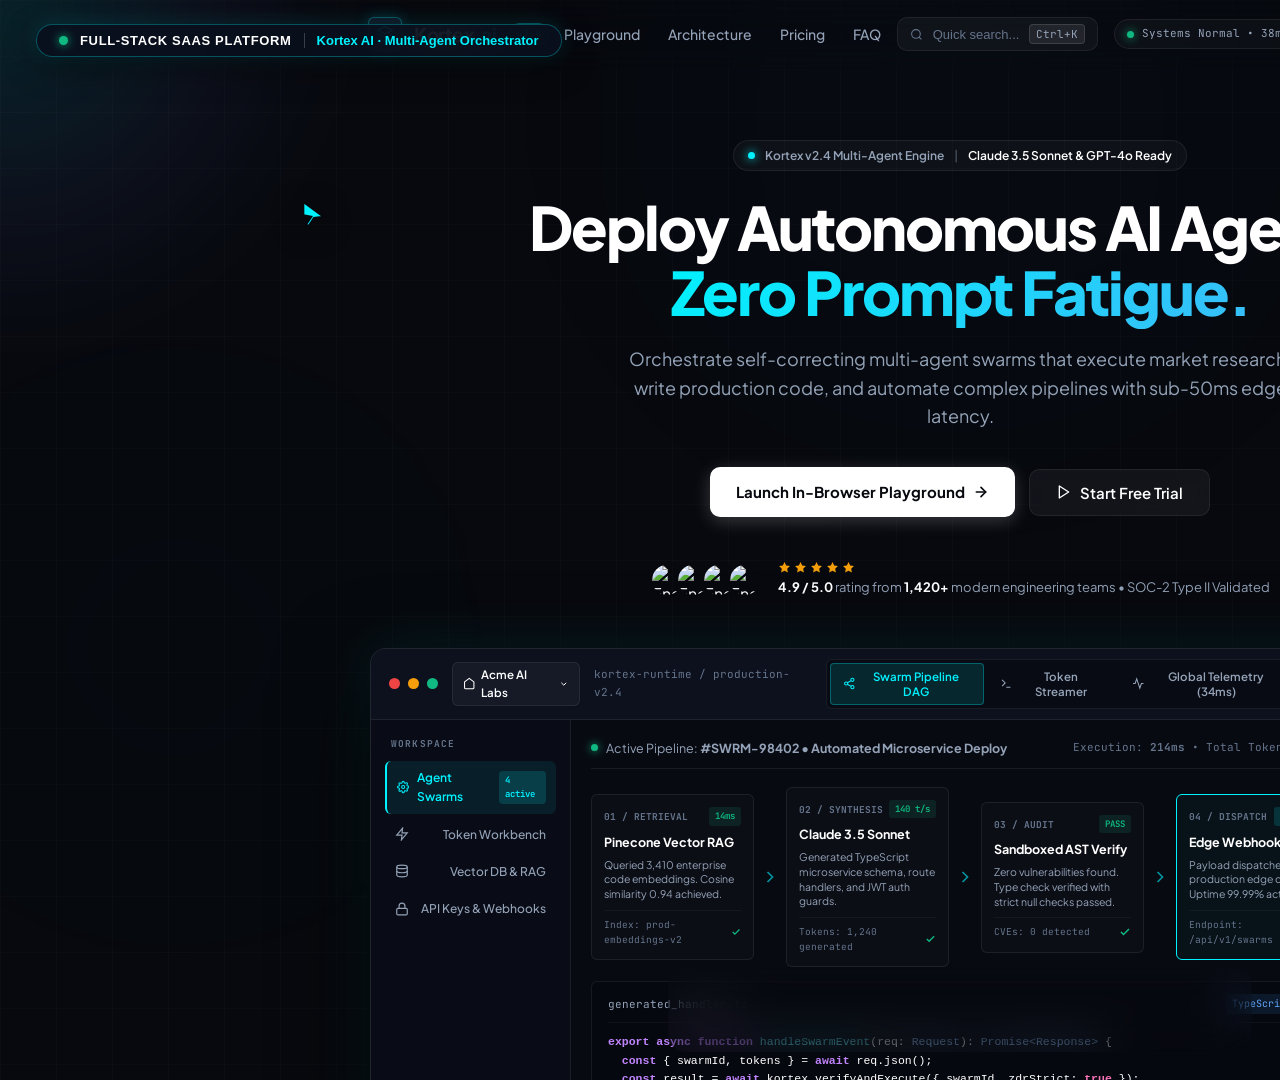
<file: kortex_video_player.html>
<!DOCTYPE html>
<html lang="en">
<head>
  <meta charset="UTF-8">
  <title>Kortex AI — Enterprise Multi-Agent SaaS Video Presentation</title>
  <style>
    *, *::before, *::after {
      box-sizing: border-box;
      margin: 0;
      padding: 0;
    }

    body, html {
      width: 1920px;
      height: 1080px;
      overflow: hidden;
      background-color: #06080E;
      font-family: -apple-system, BlinkMacSystemFont, "Segoe UI", Roboto, "Inter", sans-serif;
      position: relative;
      color: #F8FAFC;
      -webkit-font-smoothing: antialiased;
    }

    /* Cinematic Camera Rig */
    #cameraViewport {
      width: 1920px;
      height: 1080px;
      position: relative;
      overflow: hidden;
      perspective: 1400px;
    }

    #cameraRig {
      width: 1920px;
      height: 1080px;
      position: absolute;
      top: 0;
      left: 0;
      transform-origin: 50% 50%;
      transform-style: preserve-3d;
      transition: transform 0.05s linear;
    }

    /* Embedded Web Application Frame */
    #webFrame {
      width: 1920px;
      height: 1080px;
      border: none;
      position: absolute;
      top: 0;
      left: 0;
      background: #06080E;
    }

    /* Ambient Spotlight Glow that follows the camera */
    #ambientGlow {
      position: absolute;
      width: 700px;
      height: 700px;
      border-radius: 50%;
      background: radial-gradient(circle, rgba(0, 242, 254, 0.12) 0%, rgba(99, 102, 241, 0.06) 45%, transparent 70%);
      pointer-events: none;
      z-index: 99990;
      transform: translate(-50%, -50%);
      mix-blend-mode: screen;
      filter: blur(40px);
    }

    /* Top Floating Branding Badge */
    #topBadge {
      position: absolute;
      top: 24px;
      left: 36px;
      z-index: 99995;
      background: rgba(10, 15, 29, 0.88);
      backdrop-filter: blur(16px);
      -webkit-backdrop-filter: blur(16px);
      border: 1px solid rgba(0, 242, 254, 0.3);
      border-radius: 999px;
      padding: 8px 22px;
      display: flex;
      align-items: center;
      gap: 12px;
      box-shadow: 0 10px 30px rgba(0, 0, 0, 0.5), 0 0 20px rgba(0, 242, 254, 0.15);
    }

    .badge-dot {
      width: 9px;
      height: 9px;
      border-radius: 50%;
      background: #10B981;
      box-shadow: 0 0 10px #10B981;
    }

    .badge-title {
      font-size: 13px;
      font-weight: 800;
      color: #FFFFFF;
      letter-spacing: 0.05em;
      text-transform: uppercase;
    }

    .badge-sub {
      color: #00F2FE;
      font-size: 13px;
      font-weight: 600;
      border-left: 1px solid rgba(255, 255, 255, 0.2);
      padding-left: 12px;
    }

    /* Virtual Mouse Cursor */
    #cursor {
      position: absolute;
      top: 200px;
      left: 300px;
      width: 32px;
      height: 32px;
      z-index: 999999;
      pointer-events: none;
      filter: drop-shadow(0 6px 14px rgba(0, 0, 0, 0.6));
      transform: translate(-2px, -2px);
      transition: transform 0.12s ease;
    }

    #cursor.click {
      transform: translate(-2px, -2px) scale(0.85);
    }

    /* Tactile Click Ripple */
    .click-ripple {
      position: absolute;
      width: 52px;
      height: 52px;
      border-radius: 50%;
      border: 2px solid #00F2FE;
      background: rgba(0, 242, 254, 0.25);
      transform: translate(-50%, -50%) scale(0.2);
      opacity: 1;
      pointer-events: none;
      z-index: 999998;
      animation: rippleAnim 0.45s cubic-bezier(0.16, 1, 0.3, 1) forwards;
    }

    @keyframes rippleAnim {
      to {
        transform: translate(-50%, -50%) scale(1.8);
        opacity: 0;
      }
    }

    /* Motion Graphics Lower Third */
    #lowerThird {
      position: absolute;
      bottom: 28px;
      left: 50%;
      transform: translateX(-50%) translateY(0);
      background: rgba(8, 12, 22, 0.94);
      backdrop-filter: blur(20px);
      -webkit-backdrop-filter: blur(20px);
      border: 1px solid rgba(0, 242, 254, 0.35);
      border-radius: 18px;
      padding: 14px 30px;
      display: flex;
      align-items: center;
      gap: 20px;
      z-index: 99995;
      box-shadow: 0 25px 60px rgba(0, 0, 0, 0.6), 0 0 30px rgba(0, 242, 254, 0.12), inset 0 1px 0 rgba(255, 255, 255, 0.1);
      transition: all 0.45s cubic-bezier(0.16, 1, 0.3, 1);
      max-width: 90%;
    }

    #lowerThird.hide {
      transform: translateX(-50%) translateY(140px);
      opacity: 0;
    }

    .lt-icon-wrap {
      width: 48px;
      height: 48px;
      border-radius: 13px;
      background: linear-gradient(135deg, rgba(0, 242, 254, 0.2) 0%, rgba(99, 102, 241, 0.3) 100%);
      border: 1px solid rgba(0, 242, 254, 0.5);
      color: #00F2FE;
      display: flex;
      align-items: center;
      justify-content: center;
      flex-shrink: 0;
      box-shadow: 0 6px 20px rgba(0, 242, 254, 0.25);
    }

    .lt-icon-wrap svg {
      width: 24px;
      height: 24px;
      stroke: #00F2FE;
    }

    .lt-content {
      display: flex;
      flex-direction: column;
      gap: 3px;
    }

    .lt-tag {
      font-size: 11px;
      font-weight: 800;
      text-transform: uppercase;
      letter-spacing: 0.1em;
      color: #00F2FE;
      display: flex;
      align-items: center;
      gap: 8px;
    }

    .lt-title {
      font-size: 18px;
      font-weight: 800;
      color: #FFFFFF;
      letter-spacing: -0.01em;
      line-height: 1.2;
    }

    .lt-desc {
      font-size: 13px;
      color: #94A3B8;
      font-weight: 500;
    }

    /* =========================================================
       SCENE 5: Cross-Device Desktop + iPhone 15 Pro Showcase
       ========================================================= */
    #mobileScene {
      position: absolute;
      top: 0;
      left: 0;
      width: 1920px;
      height: 1080px;
      background: radial-gradient(ellipse at 70% 50%, rgba(99, 102, 241, 0.15) 0%, rgba(6, 8, 14, 0.98) 70%), #06080E;
      z-index: 99997;
      display: flex;
      align-items: center;
      justify-content: space-between;
      padding: 0 100px;
      opacity: 0;
      visibility: hidden;
      transition: opacity 0.5s ease;
    }

    #mobileScene.active {
      opacity: 1;
      visibility: visible;
    }

    /* Left Side: Desktop Perspective Card */
    .desktop-preview-card {
      width: 1040px;
      height: 640px;
      background: #0B0F19;
      border: 1px solid rgba(255, 255, 255, 0.12);
      border-radius: 16px;
      box-shadow: 0 40px 90px rgba(0, 0, 0, 0.8), 0 0 40px rgba(0, 242, 254, 0.1);
      overflow: hidden;
      position: relative;
      display: flex;
      flex-direction: column;
    }

    .desktop-preview-bar {
      height: 42px;
      background: #0D1322;
      border-bottom: 1px solid rgba(255, 255, 255, 0.08);
      display: flex;
      align-items: center;
      justify-content: space-between;
      padding: 0 16px;
    }

    .desktop-dots {
      display: flex;
      gap: 7px;
    }

    .desktop-dot {
      width: 11px;
      height: 11px;
      border-radius: 50%;
    }

    .desktop-url {
      font-family: 'JetBrains Mono', monospace;
      font-size: 11px;
      color: #94A3B8;
      background: rgba(255, 255, 255, 0.04);
      padding: 4px 20px;
      border-radius: 6px;
      border: 1px solid rgba(255, 255, 255, 0.06);
    }

    .desktop-preview-frame {
      width: 1920px;
      height: 1080px;
      border: none;
      transform: scale(0.5416);
      transform-origin: top left;
    }

    /* Right Side: Realistic iPhone 15 Pro Chassis */
    .phone-container {
      display: flex;
      flex-direction: column;
      align-items: center;
      gap: 24px;
    }

    .phone-mockup {
      width: 380px;
      height: 770px;
      background: #000000;
      border-radius: 56px;
      box-shadow: 0 40px 100px rgba(0, 0, 0, 0.85), 0 0 0 12px #1E2330, 0 0 0 14px #333D52;
      overflow: hidden;
      position: relative;
      flex-shrink: 0;
    }

    .phone-dynamic-island {
      position: absolute;
      top: 14px;
      left: 50%;
      transform: translateX(-50%);
      width: 116px;
      height: 28px;
      background: #000000;
      border-radius: 20px;
      z-index: 100;
      display: flex;
      align-items: center;
      justify-content: space-between;
      padding: 0 12px;
    }

    .phone-island-cam {
      width: 10px;
      height: 10px;
      border-radius: 50%;
      background: #080D1A;
      border: 1px solid #1E293B;
    }

    .phone-island-sensor {
      width: 8px;
      height: 8px;
      border-radius: 50%;
      background: #050811;
    }

    .phone-iframe {
      width: 390px;
      height: 780px;
      border: none;
      transform: scale(0.974);
      transform-origin: top left;
      background: #06080E;
    }

    /* Touch Tap Indicator Bubble */
    #touchIndicator {
      position: absolute;
      width: 40px;
      height: 40px;
      border-radius: 50%;
      background: rgba(0, 242, 254, 0.4);
      border: 2px solid #00F2FE;
      transform: translate(-50%, -50%) scale(0);
      opacity: 0;
      pointer-events: none;
      z-index: 101;
      transition: transform 0.2s ease, opacity 0.2s ease;
    }

    #touchIndicator.active {
      transform: translate(-50%, -50%) scale(1);
      opacity: 1;
    }

    .phone-badges-row {
      display: flex;
      gap: 12px;
    }

    .phone-badge {
      display: inline-flex;
      align-items: center;
      gap: 6px;
      background: rgba(0, 242, 254, 0.08);
      border: 1px solid rgba(0, 242, 254, 0.25);
      border-radius: 999px;
      padding: 6px 14px;
      font-size: 11.5px;
      font-weight: 700;
      color: #00F2FE;
    }

    .phone-badge svg {
      width: 14px;
      height: 14px;
      stroke: #00F2FE;
    }

    /* =========================================================
       SCENE 6: High-Converting Fiverr Outro & Call to Action
       (Strict Zero Emojis · 100% Crisp Vector SVG Icons)
       ========================================================= */
    #outroScene {
      position: absolute;
      top: 0;
      left: 0;
      width: 1920px;
      height: 1080px;
      background: 
        radial-gradient(circle at 50% 30%, rgba(99, 102, 241, 0.18) 0%, transparent 60%),
        radial-gradient(circle at 80% 70%, rgba(0, 242, 254, 0.12) 0%, transparent 50%),
        #06080E;
      z-index: 999999;
      display: flex;
      flex-direction: column;
      align-items: center;
      justify-content: center;
      text-align: center;
      opacity: 0;
      visibility: hidden;
      padding: 0 100px;
      transition: opacity 0.5s ease;
    }

    #outroScene.active {
      opacity: 1;
      visibility: visible;
    }

    .fiverr-badge-pill {
      background: rgba(29, 191, 115, 0.12);
      border: 1.5px solid #1DBF73;
      color: #1DBF73;
      font-size: 13px;
      font-weight: 800;
      text-transform: uppercase;
      letter-spacing: 0.1em;
      padding: 9px 28px;
      border-radius: 999px;
      margin-bottom: 24px;
      display: inline-flex;
      align-items: center;
      gap: 10px;
      box-shadow: 0 0 25px rgba(29, 191, 115, 0.25);
    }

    .fiverr-badge-pill svg {
      width: 18px;
      height: 18px;
      fill: #1DBF73;
    }

    .outro-title {
      font-size: 48px;
      font-weight: 800;
      color: #FFFFFF;
      letter-spacing: -0.025em;
      line-height: 1.15;
      margin-bottom: 16px;
      max-width: 1100px;
    }

    .outro-title span {
      background: linear-gradient(135deg, #00F2FE 0%, #4FACFE 50%, #6366F1 100%);
      -webkit-background-clip: text;
      -webkit-text-fill-color: transparent;
    }

    .outro-subtitle {
      font-size: 17.5px;
      color: #94A3B8;
      max-width: 880px;
      line-height: 1.6;
      margin-bottom: 38px;
      font-weight: 500;
    }

    .outro-grid {
      display: grid;
      grid-template-columns: repeat(3, 1fr);
      gap: 26px;
      max-width: 1220px;
      margin-bottom: 42px;
      width: 100%;
    }

    .outro-card {
      background: rgba(255, 255, 255, 0.03);
      border: 1px solid rgba(255, 255, 255, 0.09);
      border-radius: 18px;
      padding: 26px 24px;
      text-align: left;
      position: relative;
      overflow: hidden;
      box-shadow: 0 10px 30px rgba(0, 0, 0, 0.4);
    }

    .outro-card::before {
      content: '';
      position: absolute;
      top: 0;
      left: 0;
      right: 0;
      height: 2px;
      background: linear-gradient(90deg, #00F2FE, #6366F1);
    }

    .outro-card-icon {
      width: 44px;
      height: 44px;
      border-radius: 12px;
      background: rgba(0, 242, 254, 0.1);
      border: 1px solid rgba(0, 242, 254, 0.3);
      display: flex;
      align-items: center;
      justify-content: center;
      margin-bottom: 16px;
      color: #00F2FE;
    }

    .outro-card-icon svg {
      width: 22px;
      height: 22px;
      stroke: #00F2FE;
    }

    .outro-card h4 {
      color: #FFFFFF;
      font-size: 17px;
      font-weight: 700;
      margin-bottom: 8px;
    }

    .outro-card p {
      color: #94A3B8;
      font-size: 13.5px;
      line-height: 1.55;
    }

    .outro-cta-btn {
      background: #1DBF73;
      color: #06080E;
      font-size: 18px;
      font-weight: 800;
      padding: 18px 52px;
      border-radius: 999px;
      text-decoration: none;
      box-shadow: 0 14px 40px rgba(29, 191, 115, 0.4), 0 0 20px rgba(29, 191, 115, 0.2);
      display: inline-flex;
      align-items: center;
      gap: 14px;
      letter-spacing: 0.02em;
    }

    .outro-cta-btn svg {
      width: 20px;
      height: 20px;
      stroke: #06080E;
      stroke-width: 2.5;
    }

    .seller-credit-bar {
      margin-top: 28px;
      font-size: 14.5px;
      color: #64748B;
      font-weight: 600;
      display: flex;
      align-items: center;
      gap: 20px;
    }

    .seller-credit-bar strong {
      color: #F8FAFC;
    }

    .seller-credit-link {
      color: #00F2FE;
      text-decoration: none;
      border-bottom: 1px dotted rgba(0, 242, 254, 0.4);
    }
  </style>
</head>
<body>
  <div id="cameraViewport">
    <div id="cameraRig">
      <!-- Web Application Iframe -->
      <iframe id="webFrame" src="index.html"></iframe>
    </div>

    <!-- Ambient Follow Spotlight -->
    <div id="ambientGlow"></div>

    <!-- Top Floating SaaS Project Badge -->
    <div id="topBadge">
      <div class="badge-dot"></div>
      <div class="badge-title">Full-Stack SaaS Platform</div>
      <div class="badge-sub">Kortex AI · Multi-Agent Orchestrator</div>
    </div>

    <!-- High-Precision Mouse Pointer -->
    <div id="cursor">
      <svg viewBox="0 0 24 24" width="32" height="32" fill="#00F2FE" stroke="#06080E" stroke-width="1.5">
        <path d="M4 3l15 11-7 1-4 6-2-1 4-6-6-1z"/>
      </svg>
    </div>

    <!-- Agency-Grade Lower Third -->
    <div id="lowerThird">
      <div class="lt-icon-wrap" id="ltIcon">
        <!-- Injected via JS based on active scene -->
      </div>
      <div class="lt-content">
        <div class="lt-tag" id="ltTag">ENTERPRISE AI SAAS ARCHITECTURE</div>
        <div class="lt-title" id="ltTitle">Autonomous Multi-Agent Swarm Orchestrator</div>
        <div class="lt-desc" id="ltDesc">DAG Execution Pipelines · Real-Time Token Telemetry · Multi-Model Streaming</div>
      </div>
    </div>

    <!-- Scene 5: Cross-Device Desktop + iPhone 15 Pro Showcase -->
    <div id="mobileScene">
      <!-- Left: Angled Desktop Studio Preview -->
      <div class="desktop-preview-card">
        <div class="desktop-preview-bar">
          <div class="desktop-dots">
            <div class="desktop-dot" style="background: #EF4444;"></div>
            <div class="desktop-dot" style="background: #F59E0B;"></div>
            <div class="desktop-dot" style="background: #10B981;"></div>
          </div>
          <div class="desktop-url">https://kortex.ai/studio/workspace</div>
          <div style="font-size: 11px; color: #10B981; font-weight: 700; display: flex; align-items: center; gap: 5px;">
            <span style="width: 6px; height: 6px; border-radius: 50%; background: #10B981;"></span> 34ms EDGE
          </div>
        </div>
        <img id="desktopPreviewImg" src="gallery_and_assets/01_desktop_hero_showcase.jpg" style="width: 1040px; height: 598px; object-fit: cover; border: none; display: block;">
      </div>

      <!-- Right: Sleek iPhone 15 Pro Mockup -->
      <div class="phone-container">
        <div class="phone-mockup">
          <div class="phone-dynamic-island">
            <div class="phone-island-cam"></div>
            <div class="phone-island-sensor"></div>
          </div>
          <div id="touchIndicator"></div>
          <iframe id="phoneFrame" class="phone-iframe" src="index.html"></iframe>
        </div>
        <div class="phone-badges-row">
          <div class="phone-badge">
            <svg viewBox="0 0 24 24" fill="none" stroke-width="2"><polyline points="20 6 9 17 4 12"/></svg>
            <span>Lighthouse 98+</span>
          </div>
          <div class="phone-badge">
            <svg viewBox="0 0 24 24" fill="none" stroke-width="2"><polyline points="20 6 9 17 4 12"/></svg>
            <span>Touch-Optimized</span>
          </div>
          <div class="phone-badge">
            <svg viewBox="0 0 24 24" fill="none" stroke-width="2"><polyline points="20 6 9 17 4 12"/></svg>
            <span>Zero CLS</span>
          </div>
        </div>
      </div>
    </div>

    <!-- Scene 6: Fiverr Exclusive Outro Slide -->
    <div id="outroScene">
      <div class="fiverr-badge-pill">
        <svg viewBox="0 0 24 24"><path d="M12 2C6.48 2 2 6.48 2 12s4.48 10 10 10 10-4.48 10-10S17.52 2 12 2zm-2 15l-5-5 1.41-1.41L10 14.17l7.59-7.59L19 8l-9 9z"/></svg>
        <span>AVAILABLE EXCLUSIVELY ON FIVERR</span>
      </div>

      <h1 class="outro-title">Ready to Launch Your Production-Grade <span>AI SaaS Platform?</span></h1>
      <p class="outro-subtitle">From custom LLM swarms to Stripe subscription billing, get a turnkey, enterprise-ready codebase tailored to your exact business specifications.</p>

      <div class="outro-grid">
        <div class="outro-card">
          <div class="outro-card-icon">
            <svg viewBox="0 0 24 24" fill="none" stroke-width="2"><polyline points="16 18 22 12 16 6"/><polyline points="8 6 2 12 8 18"/></svg>
          </div>
          <h4>100% Commercial Source Code</h4>
          <p>Full GitHub repository ownership. Modular TypeScript, Python API connectors, Tailwind CSS, zero vendor lock-in.</p>
        </div>

        <div class="outro-card">
          <div class="outro-card-icon">
            <svg viewBox="0 0 24 24" fill="none" stroke-width="2"><path d="M12 22s8-4 8-10V5l-8-3-8 3v7c0 6 8 10 8 10z"/><polyline points="9 12 11 14 15 10"/></svg>
          </div>
          <h4>Fixed-Price Scope &amp; Fast Turnaround</h4>
          <p>Milestone-based delivery with zero surprise costs. Daily staged interactive preview links updated every 24 hours.</p>
        </div>

        <div class="outro-card">
          <div class="outro-card-icon">
            <svg viewBox="0 0 24 24" fill="none" stroke-width="2"><path d="M18 10h-1.26A8 8 0 1 0 9 20h9a5 5 0 0 0 0-10z"/></svg>
          </div>
          <h4>1-Click Multi-Cloud Deployment</h4>
          <p>Pre-configured CI/CD workflows for Vercel, Supabase, Docker, Pinecone vector stores, and GitHub Pages.</p>
        </div>
      </div>

      <div class="outro-cta-btn">
        <span>ORDER NOW ON FIVERR</span>
        <svg viewBox="0 0 24 24" fill="none"><line x1="5" y1="12" x2="19" y2="12"/><polyline points="12 5 19 12 12 19"/></svg>
      </div>

      <div class="seller-credit-bar">
        <span>Professional Full-Stack AI Engineer: <strong>Nischal K. (@nischalkhanal98)</strong></span>
        <span>•</span>
        <a class="seller-credit-link" href="https://www.instagram.com/nischal_khanal1/" target="_blank">Instagram: @nischal_khanal1</a>
        <span>•</span>
        <span>Verified Google OAuth 2.0 &amp; SOC-2 ZDR</span>
      </div>
    </div>
  </div>

  <script>
    const cameraRig = document.getElementById('cameraRig');
    const ambientGlow = document.getElementById('ambientGlow');
    const cursor = document.getElementById('cursor');
    const topBadge = document.getElementById('topBadge');
    const lowerThird = document.getElementById('lowerThird');
    const ltIcon = document.getElementById('ltIcon');
    const ltTag = document.getElementById('ltTag');
    const ltTitle = document.getElementById('ltTitle');
    const ltDesc = document.getElementById('ltDesc');
    const mobileScene = document.getElementById('mobileScene');
    const outroScene = document.getElementById('outroScene');
    const webFrame = document.getElementById('webFrame');
    const touchIndicator = document.getElementById('touchIndicator');

    let innerDoc = null;
    let innerWin = null;

    webFrame.onload = () => {
      try {
        innerDoc = webFrame.contentDocument || webFrame.contentWindow.document;
        innerWin = webFrame.contentWindow;
      } catch (e) {
        console.error('Frame error:', e);
      }
    };

    function spawnRipple(x, y) {
      const rip = document.createElement('div');
      rip.className = 'click-ripple';
      rip.style.left = x + 'px';
      rip.style.top = y + 'px';
      document.getElementById('cameraViewport').appendChild(rip);
      setTimeout(() => rip.remove(), 450);
    }

    function setCursor(x, y, clicking = false) {
      cursor.style.left = x + 'px';
      cursor.style.top = y + 'px';
      ambientGlow.style.left = x + 'px';
      ambientGlow.style.top = y + 'px';
      if (clicking) {
        cursor.classList.add('click');
        spawnRipple(x, y);
      } else {
        cursor.classList.remove('click');
      }
    }

    function setCamera(scale = 1.0, rotX = 0, rotY = 0, transX = 0, transY = 0) {
      cameraRig.style.transform = `scale(${scale}) rotateX(${rotX}deg) rotateY(${rotY}deg) translate3d(${transX}px, ${transY}px, 0)`;
    }

    const SVG_ICONS = {
      dag: `<svg viewBox="0 0 24 24" fill="none" stroke-width="2"><circle cx="6" cy="6" r="3"/><circle cx="18" cy="6" r="3"/><circle cx="12" cy="18" r="3"/><line x1="8.5" y1="7.5" x2="10.5" y2="15.5"/><line x1="15.5" y1="7.5" x2="13.5" y2="15.5"/></svg>`,
      code: `<svg viewBox="0 0 24 24" fill="none" stroke-width="2"><polyline points="16 18 22 12 16 6"/><polyline points="8 6 2 12 8 18"/></svg>`,
      telemetry: `<svg viewBox="0 0 24 24" fill="none" stroke-width="2"><polyline points="22 12 18 12 15 21 9 3 6 12 2 12"/></svg>`,
      pricing: `<svg viewBox="0 0 24 24" fill="none" stroke-width="2"><rect x="1" y="4" width="22" height="16" rx="2" ry="2"/><line x1="1" y1="10" x2="23" y2="10"/></svg>`,
      device: `<svg viewBox="0 0 24 24" fill="none" stroke-width="2"><rect x="5" y="2" width="14" height="20" rx="2" ry="2"/><line x1="12" y1="18" x2="12.01" y2="18"/></svg>`
    };

    function setLowerThird(iconKey, tag, title, desc, show = true) {
      if (!show) {
        lowerThird.classList.add('hide');
        return;
      }
      lowerThird.classList.remove('hide');
      if (SVG_ICONS[iconKey]) ltIcon.innerHTML = SVG_ICONS[iconKey];
      ltTag.textContent = tag;
      ltTitle.textContent = title;
      ltDesc.textContent = desc;
    }

    // Smooth step easing
    function smoothstep(min, max, value) {
      const x = Math.max(0, Math.min(1, (value - min) / (max - min)));
      return x * x * (3 - 2 * x);
    }

    // Master Timeline Function called by render engine (0.0s to 50.0s)
    window.seekTo = function(t) {
      if (!innerDoc || !innerWin) {
        try {
          innerDoc = webFrame.contentDocument || webFrame.contentWindow.document;
          innerWin = webFrame.contentWindow;
        } catch (e) {}
      }

      // Reset state for main view
      if (t < 35.0) {
        webFrame.style.display = 'block';
        cameraRig.style.display = 'block';
        topBadge.style.display = 'flex';
        lowerThird.style.display = 'flex';
        cursor.style.display = 'block';
        mobileScene.classList.remove('active');
        mobileScene.style.display = 'none';
        outroScene.classList.remove('active');
        outroScene.style.display = 'none';
      }

      // ====================================================================
      // SCENE 1: (0.0s - 8.5s) Hero Section & Developer Studio Swarm DAG
      // ====================================================================
      if (t >= 0 && t < 8.5) {
        if (innerWin) innerWin.scrollTo(0, 0);

        setLowerThird(
          'dag',
          'ENTERPRISE AI SAAS ARCHITECTURE',
          'Autonomous Multi-Agent Swarm Orchestrator',
          'DAG Execution Pipelines · Real-Time Token Telemetry · Multi-Model Streaming'
        );

        if (t < 2.5) {
          const p = t / 2.5;
          const s = 1.0 + p * 0.04;
          setCamera(s, (1 - p) * 1.5, (1 - p) * -1, 0, 0);
          setCursor(1400 - p * 500, 180 + p * 480);
        } else if (t >= 2.5 && t < 4.8) {
          // Hover and click tab
          const p = (t - 2.5) / 2.3;
          setCamera(1.04, 0, 0, 0, 0);
          setCursor(900 + p * 80, 663);
          if (t >= 4.5 && t < 4.8) {
            setCursor(980, 663, true);
          }
        } else {
          // Glide across DAG cards (590 to 1180, 850)
          const p = (t - 4.8) / 3.7;
          setCamera(1.05, 0.8, -0.4, -p * 15, -p * 10);
          setCursor(590 + p * 600, 850 + Math.sin(p * Math.PI) * 15);
        }
      }

      // ====================================================================
      // SCENE 2: (8.5s - 18.0s) Interactive AI Playground & Token Streaming
      // ====================================================================
      else if (t >= 8.5 && t < 18.0) {
        setLowerThird(
          'code',
          'PRODUCTION-GRADE AI WORKBENCH',
          'Streaming Code Generation with AST Verification',
          'Pinecone Vector RAG · Real-Time Output · Sandboxed Code Safety'
        );

        // Smooth scroll to playground (1380 offset places prompt and run button perfectly)
        const scrollP = smoothstep(8.5, 10.5, t);
        if (innerWin) innerWin.scrollTo(0, scrollP * 1380);

        if (t >= 8.5 && t < 11.0) {
          const p = (t - 8.5) / 2.5;
          setCamera(1.03, 0, 0, 0, 0);
          setCursor(1190 - p * 300, 850 - p * 50);
        } else if (t >= 11.0 && t < 14.5) {
          // Focus prompt input and type prompt
          setCamera(1.06, 0, 0, 0, -25);
          setCursor(850, 830);
          if (t >= 11.0 && t < 11.3) {
            setCursor(850, 830, true);
          }

          // Simulate live typing
          const promptText = "Build autonomous webhook handler with vector search & Stripe credits";
          const typeP = Math.min(1, (t - 11.3) / 2.8);
          const chars = Math.floor(typeP * promptText.length);
          if (innerDoc) {
            const promptInput = innerDoc.getElementById('promptInput') || innerDoc.querySelector('input.prompt-input');
            if (promptInput) promptInput.value = promptText.slice(0, chars);
          }
        } else {
          // Click "Run Engine" button (x = 1440, y = 830)
          const p = (t - 14.5) / 3.5;
          setCamera(1.06, 0, 0, 0, -35);
          if (t >= 14.5 && t < 15.0) {
            setCursor(1440, 830, true);
            if (innerDoc) {
              const runBtn = innerDoc.getElementById('runEngineBtn');
              if (runBtn && !runBtn.dataset.clicked) {
                runBtn.dataset.clicked = "true";
                runBtn.click();
              }
            }
          } else {
            setCursor(1440 - p * 250, 750 + p * 30);
          }
        }
      }

      // ====================================================================
      // SCENE 3: (18.0s - 26.0s) Asymmetric Bento Grid & 34ms Edge Telemetry
      // ====================================================================
      else if (t >= 18.0 && t < 26.0) {
        setLowerThird(
          'telemetry',
          'ENTERPRISE PERFORMANCE & INFRASTRUCTURE',
          'Global Low-Latency Edge Routing & SOC-2 ZDR',
          '34ms Global P99 Latency · 99.99% Multi-Cloud SLA · Zero Data Retention'
        );

        // Smooth scroll to bento
        const scrollP = smoothstep(18.0, 20.0, t);
        if (innerWin) innerWin.scrollTo(0, 1380 + scrollP * 1100);

        if (t >= 18.0 && t < 21.0) {
          const p = (t - 18.0) / 3.0;
          setCamera(1.03, 1, -0.8, 0, 0);
          setCursor(1190 - p * 400, 780 - p * 280);
        } else if (t >= 21.0 && t < 23.5) {
          // Glide over radar chart
          const p = (t - 21.0) / 2.5;
          setCamera(1.05, 0, 0, -20, 0);
          setCursor(790 + p * 200, 480 + Math.sin(p * Math.PI) * 30);
        } else {
          // Glide over latency card
          const p = (t - 23.5) / 2.5;
          setCamera(1.04, 0, 0, 20, 0);
          setCursor(990 + p * 300, 520);
        }
      }

      // ====================================================================
      // SCENE 4: (26.0s - 35.0s) Dynamic Token Slider & Client ROI Calculator
      // ====================================================================
      else if (t >= 26.0 && t < 35.0) {
        setLowerThird(
          'pricing',
          'CLIENT MONETIZATION & TOKEN BILLING',
          'Dynamic Usage Volume & Transparent ROI Calculator',
          'Stripe Integration · Real-Time Margin Analysis · Multi-Tier Subscriptions'
        );

        // Scroll to pricing section (3720 places toggle, slider, and cards in view)
        const scrollP = smoothstep(26.0, 28.0, t);
        if (innerWin) innerWin.scrollTo(0, 2480 + scrollP * 1240);

        if (t >= 26.0 && t < 28.5) {
          const p = (t - 26.0) / 2.5;
          setCamera(1.04, 0, 0, 0, 0);
          setCursor(1290 - p * 700, 520 - p * 43);
        } else if (t >= 28.5 && t < 32.5) {
          // Drag the ROI Token Slider!
          // Slider begins at x = 538, w = 844, y = 477
          const dragP = (t - 28.5) / 4.0;
          setCamera(1.06, 0, 0, 0, -15);
          const sliderX = 538 + dragP * 650;
          setCursor(sliderX, 477, true);

          // Update slider value in inner document
          if (innerDoc) {
            const range = innerDoc.getElementById('roiTokenSlider');
            if (range) {
              const minVal = 150000;
              const maxVal = 5000000;
              const curVal = Math.round(minVal + dragP * (maxVal - minVal));
              range.value = curVal;
              range.dispatchEvent(new Event('input', { bubbles: true }));
            }
          }
        } else {
          // Move up and click Annual Billing Toggle (x = 920, y = 164)
          const p = (t - 32.5) / 2.5;
          setCamera(1.04, 0, 0, 0, 0);
          setCursor(1188 - p * 268, 477 - p * 313);
          if (t >= 34.2 && t < 34.6) {
            setCursor(920, 164, true);
            if (innerDoc) {
              const toggle = innerDoc.getElementById('billingToggle');
              if (toggle && !toggle.dataset.switched) {
                toggle.dataset.switched = "true";
                toggle.click();
              }
            }
          }
        }
      }

      // ====================================================================
      // SCENE 5: (35.0s - 42.0s) 100% Cross-Device Responsiveness (PC + iPhone 15 Pro)
      // ====================================================================
      else if (t >= 35.0 && t < 42.0) {
        cursor.style.display = 'none';
        cameraRig.style.display = 'none';
        webFrame.style.display = 'none';
        topBadge.style.display = 'none';
        outroScene.style.display = 'none';
        outroScene.classList.remove('active');

        mobileScene.style.display = 'flex';
        mobileScene.classList.add('active');

        setLowerThird(
          'device',
          'FULL-STACK RESPONSIVE ARCHITECTURE',
          'Pixel-Perfect Across Desktop, Tablet & Mobile',
          'Tailwind Grid · Touch-Optimized Controls · Google Lighthouse 98+'
        );

        // Smooth scroll inside the phone iframe
        const phoneP = (t - 35.0) / 7.0;
        const phoneFrame = document.getElementById('phoneFrame');
        if (phoneFrame && phoneFrame.contentWindow) {
          phoneFrame.contentWindow.scrollTo(0, phoneP * 1800);
        }

        // Animated touch tap on phone screen
        if (t >= 38.0 && t < 38.8) {
          touchIndicator.style.left = '190px';
          touchIndicator.style.top = '360px';
          touchIndicator.classList.add('active');
        } else {
          touchIndicator.classList.remove('active');
        }
      }

      // ====================================================================
      // SCENE 6: (42.0s - 50.0s) High-Converting Fiverr Outro & Call to Action
      // ====================================================================
      else if (t >= 42.0) {
        cursor.style.display = 'none';
        cameraRig.style.display = 'none';
        webFrame.style.display = 'none';
        topBadge.style.display = 'none';
        lowerThird.style.display = 'none';
        mobileScene.style.display = 'none';
        mobileScene.classList.remove('active');

        outroScene.style.display = 'flex';
        outroScene.classList.add('active');
      }
    };
  </script>
</body>
</html>
</file>
